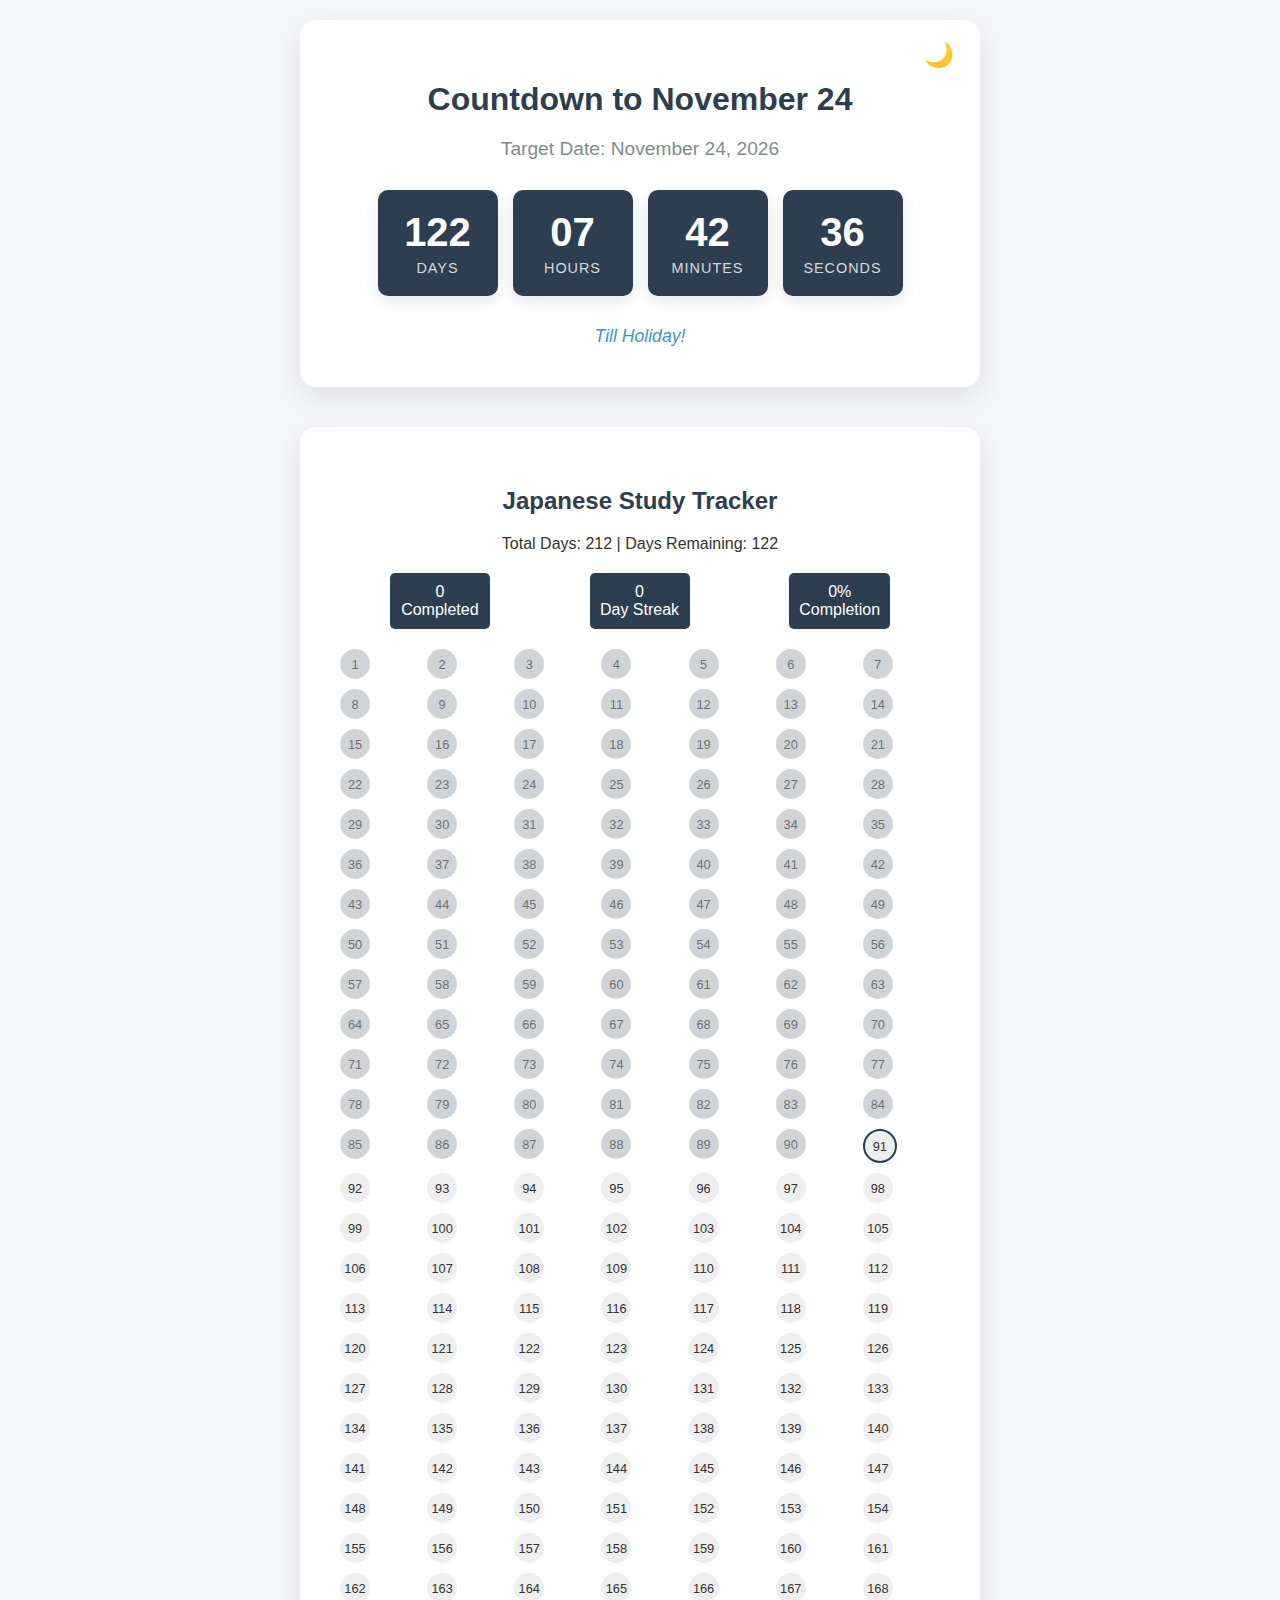
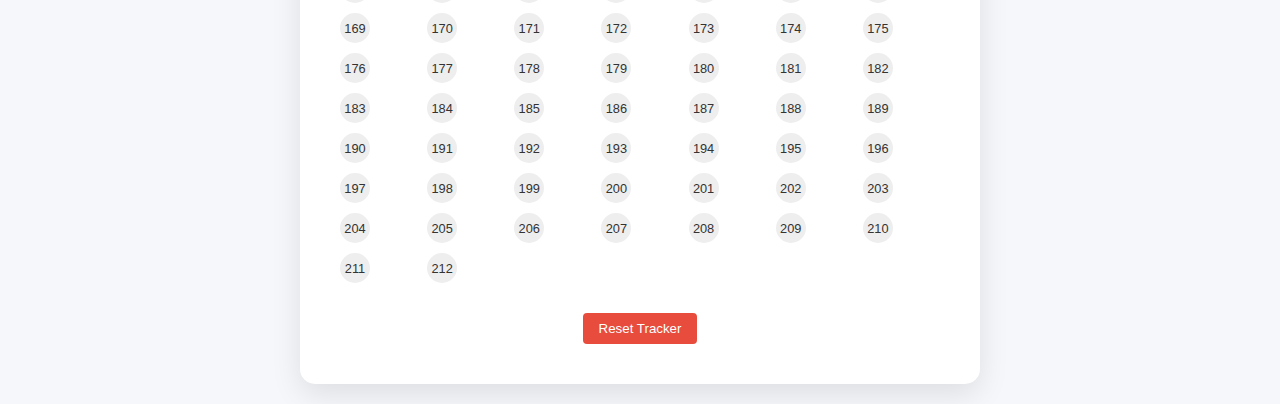
<file: index.html>
<!DOCTYPE html>
<html lang="en">
<head> 
    <meta charset="UTF-8">
    <meta name="viewport" content="width=device-width, initial-scale=1.0">
    <title>Countdown to November 24</title>
    <style>
        :root {
            --bg-color: #f5f7fa;
            --text-color: #333;
            --container-bg: white;
            --box-bg: #2c3e50;
            --box-text: white;
            --shadow: rgba(0, 0, 0, 0.1);
            --accent-color: #2c3e50;
            --date-color: #7f8c8d;
            --message-color: #3498db;
            --habit-completed: #4CAF50;
            --habit-missed: #e74c3c;
            --habit-pending: #eee;
            --habit-past: #bdc3c7;
        }

        .dark-mode {
            --bg-color: #121212;
            --text-color: #e0e0e0;
            --container-bg: #1e1e1e;
            --box-bg: hsl(224, 95%, 76%);
            --box-text: #121212;
            --shadow: rgba(0, 0, 0, 0.3);
            --accent-color: hsl(224, 95%, 76%);
            --date-color: #a0a0a0;
            --message-color: #4e708b;
            --habit-completed: #2e7d32;
            --habit-missed: #c62828;
            --habit-pending: #333;
            --habit-past: #555;
        }

        body {
            font-family: 'Arial', sans-serif;
            display: flex;
            flex-direction: column;
            justify-content: center;
            align-items: center;
            min-height: 100vh;
            margin: 0;
            background: var(--bg-color);
            color: var(--text-color);
            transition: all 0.3s ease;
        }

        .countdown-container, .habit-tracker {
            text-align: center;
            background: var(--container-bg);
            padding: 40px;
            border-radius: 15px;
            box-shadow: 0 10px 30px var(--shadow);
            max-width: 600px;
            width: 90%;
            position: relative;
            transition: all 0.3s ease;
            margin: 20px 0;
        }

        h1, h2 {
            color: var(--accent-color);
            margin-bottom: 20px;
            transition: all 0.3s ease;
        }

        .date {
            font-size: 1.2rem;
            color: var(--date-color);
            margin-bottom: 30px;
            transition: all 0.3s ease;
        }

        .countdown {
            display: flex;
            justify-content: center;
            gap: 15px;
            flex-wrap: wrap;
            margin: 30px 0;
        }

        .countdown-box {
            background: var(--box-bg);
            color: var(--box-text);
            padding: 20px;
            border-radius: 10px;
            min-width: 80px;
            box-shadow: 0 5px 15px var(--shadow);
            transition: all 0.3s ease;
        }

        .countdown-value {
            font-size: 2.5rem;
            font-weight: bold;
            margin-bottom: 5px;
        }

        .countdown-label {
            font-size: 0.9rem;
            text-transform: uppercase;
            letter-spacing: 1px;
            opacity: 0.8;
        }

        .message {
            font-style: italic;
            color: var(--message-color);
            margin-top: 20px;
            font-size: 1.1rem;
            transition: all 0.3s ease;
        }

        #darkModeToggle {
            position: absolute;
            top: 20px;
            right: 20px;
            background: none;
            border: none;
            font-size: 1.5rem;
            cursor: pointer;
            color: var(--accent-color);
            transition: all 0.3s ease;
        }

        /* Habit Tracker Styles */
        .habit-calendar {
            display: grid;
            grid-template-columns: repeat(7, 1fr);
            gap: 10px;
            margin: 20px 0;
        }

        .habit-day {
            width: 30px;
            height: 30px;
            display: flex;
            align-items: center;
            justify-content: center;
            border-radius: 50%;
            background-color: var(--habit-pending);
            cursor: pointer;
            transition: all 0.3s;
            font-size: 0.8rem;
        }

        .habit-day.completed {
            background-color: var(--habit-completed);
            color: white;
        }

        .habit-day.missed {
            background-color: var(--habit-missed);
            color: white;
        }

        .habit-day.today {
            border: 2px solid var(--accent-color);
        }

        .habit-day.past {
            background-color: var(--habit-past);
            opacity: 0.7;
        }

        .habit-stats {
            display: flex;
            justify-content: space-around;
            margin: 20px 0;
        }

        .stat-box {
            padding: 10px;
            border-radius: 5px;
            background-color: var(--box-bg);
            color: var(--box-text);
            min-width: 80px;
        }

        #resetHabitTracker {
            padding: 8px 16px;
            background-color: var(--habit-missed);
            color: white;
            border: none;
            border-radius: 4px;
            cursor: pointer;
            margin-top: 10px;
        }

        @media (max-width: 600px) {
            .countdown-box {
                min-width: 60px;
                padding: 15px;
            }
            
            .countdown-value {
                font-size: 1.8rem;
            }
            
            h1 {
                font-size: 1.5rem;
            }

            .habit-day {
                width: 25px;
                height: 25px;
                font-size: 0.7rem;
            }
        }
    </style>
</head>
<body>
    <div class="countdown-container">
        <button id="darkModeToggle">🌙</button>
        <h1>Countdown to November 24</h1>
        <div class="date" id="target-date">Target Date: November 24, 2024</div>
        
        <div class="countdown">
            <div class="countdown-box">
                <div class="countdown-value" id="days">00</div>
                <div class="countdown-label">Days</div>
            </div>
            <div class="countdown-box">
                <div class="countdown-value" id="hours">00</div>
                <div class="countdown-label">Hours</div>
            </div>
            <div class="countdown-box">
                <div class="countdown-value" id="minutes">00</div>
                <div class="countdown-label">Minutes</div>
            </div>
            <div class="countdown-box">
                <div class="countdown-value" id="seconds">00</div>
                <div class="countdown-label">Seconds</div>
            </div>
        </div>
        
        <div class="message" id="message">Till Holiday!</div>
    </div>

    <div class="habit-tracker">
        <h2>Japanese Study Tracker</h2>
        <p>Total Days: <span id="total-days">212</span> | Days Remaining: <span id="days-remaining">212</span></p>
        
        <div class="habit-stats">
            <div class="stat-box">
                <div class="stat-value" id="completed-days">0</div>
                <div class="stat-label">Completed</div>
            </div>
            <div class="stat-box">
                <div class="stat-value" id="streak-days">0</div>
                <div class="stat-label">Day Streak</div>
            </div>
            <div class="stat-box">
                <div class="stat-value" id="completion-rate">0%</div>
                <div class="stat-label">Completion</div>
            </div>
        </div>
        
        <div class="habit-calendar" id="habit-calendar">
            <!-- Days will be added by JavaScript -->
        </div>
        
        <button id="resetHabitTracker">Reset Tracker</button>
    </div>

    <script>
        // Dark Mode Toggle
        const darkModeToggle = document.getElementById('darkModeToggle');
        const body = document.body;

        if (localStorage.getItem('darkMode') === 'enabled') {
            body.classList.add('dark-mode');
            darkModeToggle.textContent = '☀️';
        }

        darkModeToggle.addEventListener('click', () => {
            body.classList.toggle('dark-mode');
            
            if (body.classList.contains('dark-mode')) {
                darkModeToggle.textContent = '☀️';
                localStorage.setItem('darkMode', 'enabled');
            } else {
                darkModeToggle.textContent = '🌙';
                localStorage.setItem('darkMode', 'disabled');
            }
        });

        // Countdown Functionality
        function updateCountdown() {
            const now = new Date();
            let targetYear = now.getFullYear();
            const targetDate = new Date(targetYear, 10, 24); // November is month 10 (0-indexed)
            
            if (now > targetDate) {
                targetYear++;
                targetDate.setFullYear(targetYear);
            }
            
            document.getElementById('target-date').textContent = `Target Date: ${targetDate.toLocaleDateString('en-US', { month: 'long', day: 'numeric', year: 'numeric' })}`;
            
            const diffInTime = targetDate.getTime() - now.getTime();
            
            const days = Math.floor(diffInTime / (1000 * 60 * 60 * 24));
            const hours = Math.floor((diffInTime % (1000 * 60 * 60 * 24)) / (1000 * 60 * 60));
            const minutes = Math.floor((diffInTime % (1000 * 60 * 60)) / (1000 * 60));
            const seconds = Math.floor((diffInTime % (1000 * 60)) / 1000);
            
            document.getElementById('days').textContent = days.toString().padStart(2, '0');
            document.getElementById('hours').textContent = hours.toString().padStart(2, '0');
            document.getElementById('minutes').textContent = minutes.toString().padStart(2, '0');
            document.getElementById('seconds').textContent = seconds.toString().padStart(2, '0');
            
            const messageElement = document.getElementById('message');
            
            if (diffInTime > 0) {
                messageElement.textContent = "Till Holiday!";
            } else if (diffInTime <= 0) {
                messageElement.textContent = "It's November 24 today! The wait is over!";
                document.getElementById('days').textContent = '00';
                document.getElementById('hours').textContent = '00';
                document.getElementById('minutes').textContent = '00';
                document.getElementById('seconds').textContent = '00';
            }
            
            return days;
        }

        // Habit Tracker Functionality
        const TOTAL_DAYS = 212;
        let habitData = JSON.parse(localStorage.getItem('japaneseHabitData')) || {
            completed: [],
            missed: []
        };

        function renderHabitTracker(remainingDays) {
            const calendar = document.getElementById('habit-calendar');
            calendar.innerHTML = '';
            
            document.getElementById('total-days').textContent = TOTAL_DAYS;
            document.getElementById('days-remaining').textContent = remainingDays;
            
            const daysPassed = TOTAL_DAYS - remainingDays;
            
            // Create day elements
            for (let dayNumber = 1; dayNumber <= TOTAL_DAYS; dayNumber++) {
                const dayEl = document.createElement('div');
                dayEl.className = 'habit-day';
                dayEl.textContent = dayNumber;
                
                // Mark past days
                if (dayNumber <= daysPassed) {
                    dayEl.classList.add('past');
                }
                
                // Mark today
                if (dayNumber === daysPassed + 1) {
                    dayEl.classList.add('today');
                }
                
                // Mark completed/missed
                if (habitData.completed.includes(dayNumber)) {
                    dayEl.classList.add('completed');
                } else if (habitData.missed.includes(dayNumber)) {
                    dayEl.classList.add('missed');
                }
                
                // Only make clickable if it's a past day or today
                if (dayNumber <= daysPassed + 1) {
                    dayEl.addEventListener('click', () => toggleDayStatus(dayNumber, dayEl));
                }
                
                calendar.appendChild(dayEl);
            }
            
            updateHabitStats(remainingDays);
        }

        function toggleDayStatus(dayNumber, dayEl) {
            const daysPassed = TOTAL_DAYS - parseInt(document.getElementById('days-remaining').textContent);
            
            // Only allow tracking for past days and today
            if (dayNumber <= daysPassed + 1) {
                if (dayEl.classList.contains('completed')) {
                    // Change from completed to missed
                    dayEl.classList.remove('completed');
                    dayEl.classList.add('missed');
                    habitData.completed = habitData.completed.filter(d => d !== dayNumber);
                    habitData.missed.push(dayNumber);
                } else if (dayEl.classList.contains('missed')) {
                    // Change from missed to neither
                    dayEl.classList.remove('missed');
                    habitData.missed = habitData.missed.filter(d => d !== dayNumber);
                } else {
                    // Mark as completed
                    dayEl.classList.add('completed');
                    habitData.completed.push(dayNumber);
                    // Remove from missed if it was there
                    habitData.missed = habitData.missed.filter(d => d !== dayNumber);
                }
                
                saveHabitData();
                updateHabitStats(parseInt(document.getElementById('days-remaining').textContent));
            }
        }

        function updateHabitStats(remainingDays) {
            const completed = habitData.completed.length;
            const daysPassed = TOTAL_DAYS - remainingDays;
            
            document.getElementById('completed-days').textContent = completed;
            
            // Calculate streak - longest consecutive completed days ending today
            let streak = 0;
            let maxStreak = 0;
            let currentStreak = 0;
            
            for (let day = 1; day <= daysPassed; day++) {
                if (habitData.completed.includes(day)) {
                    currentStreak++;
                    maxStreak = Math.max(maxStreak, currentStreak);
                } else {
                    currentStreak = 0;
                }
            }
            
            // Current streak (consecutive completed days up to today)
            let currentDay = daysPassed;
            while (currentDay > 0 && habitData.completed.includes(currentDay)) {
                streak++;
                currentDay--;
            }
            
            document.getElementById('streak-days').textContent = streak;
            
            // Calculate completion rate
            const completionRate = daysPassed > 0 
                ? Math.round((completed / daysPassed) * 100)
                : 0;
            document.getElementById('completion-rate').textContent = `${completionRate}%`;
        }

        function saveHabitData() {
            localStorage.setItem('japaneseHabitData', JSON.stringify(habitData));
        }

        document.getElementById('resetHabitTracker').addEventListener('click', () => {
            if (confirm('Are you sure you want to reset your Japanese study progress?')) {
                habitData = { completed: [], missed: [] };
                saveHabitData();
                const remainingDays = parseInt(document.getElementById('days-remaining').textContent);
                renderHabitTracker(remainingDays);
            }
        });

        // Initialize both features
        const remainingDays = updateCountdown();
        renderHabitTracker(remainingDays);
        setInterval(() => {
            const days = updateCountdown();
            renderHabitTracker(days);
        }, 1000);
    </script>
</body>
</html>
</file>
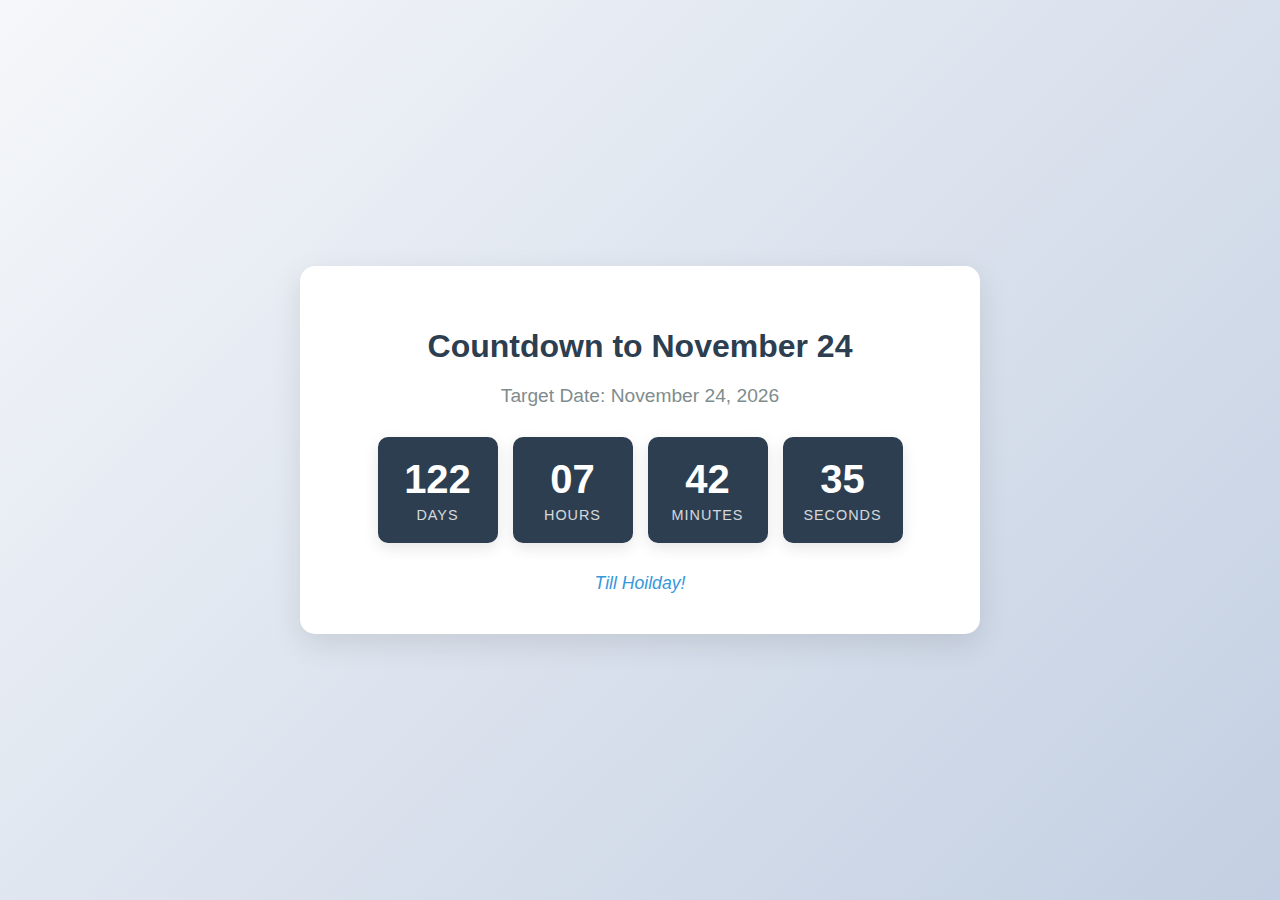
<file: Days-until-November.html>
<!DOCTYPE html>
<html lang="en">
<head>
    <meta charset="UTF-8">
    <meta name="viewport" content="width=device-width, initial-scale=1.0">
    <title>Countdown to November 24</title>
    <style>
        body {
            font-family: 'Arial', sans-serif;
            display: flex;
            justify-content: center;
            align-items: center;
            min-height: 100vh;
            margin: 0;
            background: linear-gradient(135deg, #f5f7fa 0%, #c3cfe2 100%);
            color: #333;
        }
        
        .countdown-container {
            text-align: center;
            background: white;
            padding: 40px;
            border-radius: 15px;
            box-shadow: 0 10px 30px rgba(0, 0, 0, 0.1);
            max-width: 600px;
            width: 90%;
        }
        
        h1 {
            color: #2c3e50;
            margin-bottom: 20px;
        }
        
        .date {
            font-size: 1.2rem;
            color: #7f8c8d;
            margin-bottom: 30px;
        }
        
        .countdown {
            display: flex;
            justify-content: center;
            gap: 15px;
            flex-wrap: wrap;
            margin: 30px 0;
        }
        
        .countdown-box {
            background: #2c3e50;
            color: white;
            padding: 20px;
            border-radius: 10px;
            min-width: 80px;
            box-shadow: 0 5px 15px rgba(0, 0, 0, 0.1);
        }
        
        .countdown-value {
            font-size: 2.5rem;
            font-weight: bold;
            margin-bottom: 5px;
        }
        
        .countdown-label {
            font-size: 0.9rem;
            text-transform: uppercase;
            letter-spacing: 1px;
            opacity: 0.8;
        }
        
        .message {
            font-style: italic;
            color: #3498db;
            margin-top: 20px;
            font-size: 1.1rem;
        }
        
        @media (max-width: 600px) {
            .countdown-box {
                min-width: 60px;
                padding: 15px;
            }
            
            .countdown-value {
                font-size: 1.8rem;
            }
            
            h1 {
                font-size: 1.5rem;
            }
        }
    </style>
</head>
<body>
    <div class="countdown-container">
        <h1>Countdown to November 24</h1>
        <div class="date" id="target-date">Target Date: November 24, 2024</div>
        
        <div class="countdown">
            <div class="countdown-box">
                <div class="countdown-value" id="days">00</div>
                <div class="countdown-label">Days</div>
            </div>
            <div class="countdown-box">
                <div class="countdown-value" id="hours">00</div>
                <div class="countdown-label">Hours</div>
            </div>
            <div class="countdown-box">
                <div class="countdown-value" id="minutes">00</div>
                <div class="countdown-label">Minutes</div>
            </div>
            <div class="countdown-box">
                <div class="countdown-value" id="seconds">00</div>
                <div class="countdown-label">Seconds</div>
            </div>
        </div>
        
        <div class="message" id="message"></div>
    </div>

    <script>
        function updateCountdown() {
            // Set the target date (November 24 of the current year)
            const now = new Date();
            let targetYear = now.getFullYear();
            const targetDate = new Date(targetYear, 10, 24); // Month is 0-indexed (10 = November)
            
            // If November 24 has already passed this year, use next year
            if (now > targetDate) {
                targetYear++;
                targetDate.setFullYear(targetYear);
            }
            
            // Update the target date display
            document.getElementById('target-date').textContent = `Target Date: ${targetDate.toLocaleDateString('en-US', { month: 'long', day: 'numeric', year: 'numeric' })}`;
            
            // Calculate the time difference
            const diffInTime = targetDate.getTime() - now.getTime();
            
            // Calculate days, hours, minutes, seconds
            const days = Math.floor(diffInTime / (1000 * 60 * 60 * 24));
            const hours = Math.floor((diffInTime % (1000 * 60 * 60 * 24)) / (1000 * 60 * 60));
            const minutes = Math.floor((diffInTime % (1000 * 60 * 60)) / (1000 * 60));
            const seconds = Math.floor((diffInTime % (1000 * 60)) / 1000);
            
            // Update the countdown display
            document.getElementById('days').textContent = days.toString().padStart(2, '0');
            document.getElementById('hours').textContent = hours.toString().padStart(2, '0');
            document.getElementById('minutes').textContent = minutes.toString().padStart(2, '0');
            document.getElementById('seconds').textContent = seconds.toString().padStart(2, '0');
            
            // Update the message
            const messageElement = document.getElementById('message');
            
            if (diffInTime > 0) {
                messageElement.textContent = getRandomMessage(days);
            } else if (diffInTime <= 0) {
                messageElement.textContent = "It's November 24 today! The wait is over!";
                // Clear all values when target is reached
                document.getElementById('days').textContent = '00';
                document.getElementById('hours').textContent = '00';
                document.getElementById('minutes').textContent = '00';
                document.getElementById('seconds').textContent = '00';
            }
        }
        
        function getRandomMessage(days) {
            const messages = [
                "Till Hoilday!",
                
            ];
            
            return messages[Math.floor(Math.random() * messages.length)];
        }
        
        // Update the countdown immediately and then every second
        updateCountdown();
        setInterval(updateCountdown, 1000);
    </script>
</body>
</html>
</file>
